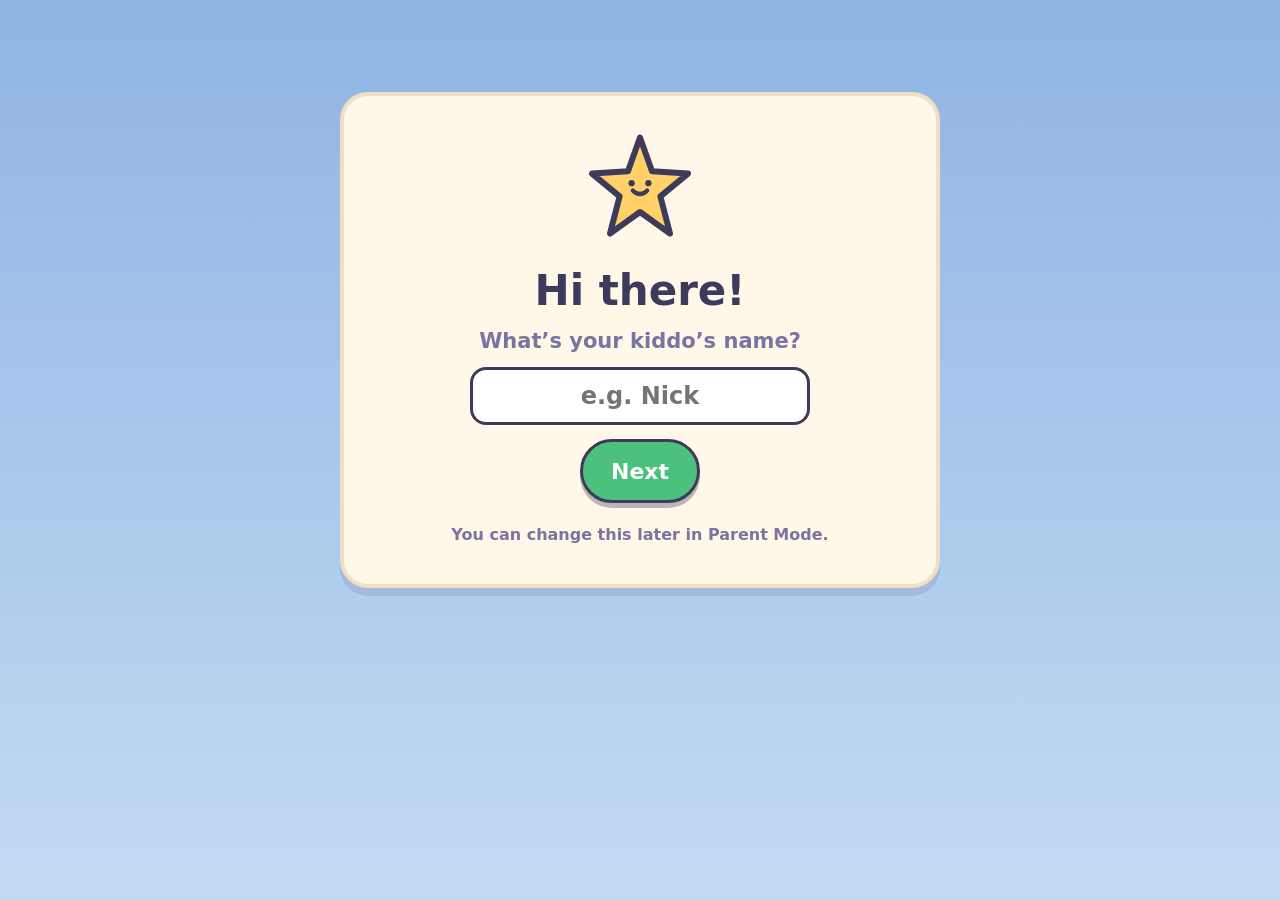
<file: index.html>
<!DOCTYPE html>
<html lang="en">
<head>
  <meta charset="UTF-8">
  <meta name="viewport" content="width=device-width, initial-scale=1, viewport-fit=cover, user-scalable=no">
  <meta name="apple-mobile-web-app-capable" content="yes">
  <meta name="mobile-web-app-capable" content="yes">
  <meta name="apple-mobile-web-app-status-bar-style" content="black-translucent">
  <meta name="apple-mobile-web-app-title" content="Tick Chart">
  <meta name="theme-color" content="#8FB4E3">
  <title>Kids Tick Chart</title>
  <link rel="apple-touch-icon" href="./icons/icon-180.png">
  <link rel="manifest" href="./manifest.webmanifest">
  <link rel="stylesheet" href="./css/app.css">
</head>
<body>
  <div id="app">
    <section id="screen-onboarding" class="screen"></section>
    <section id="screen-kid" class="screen"></section>
    <section id="screen-album" class="screen"></section>
    <section id="screen-parent" class="screen"></section>
    <section id="screen-celebration" class="screen"></section>
  </div>
  <script type="module" src="./js/main.js"></script>
</body>
</html>
</file>
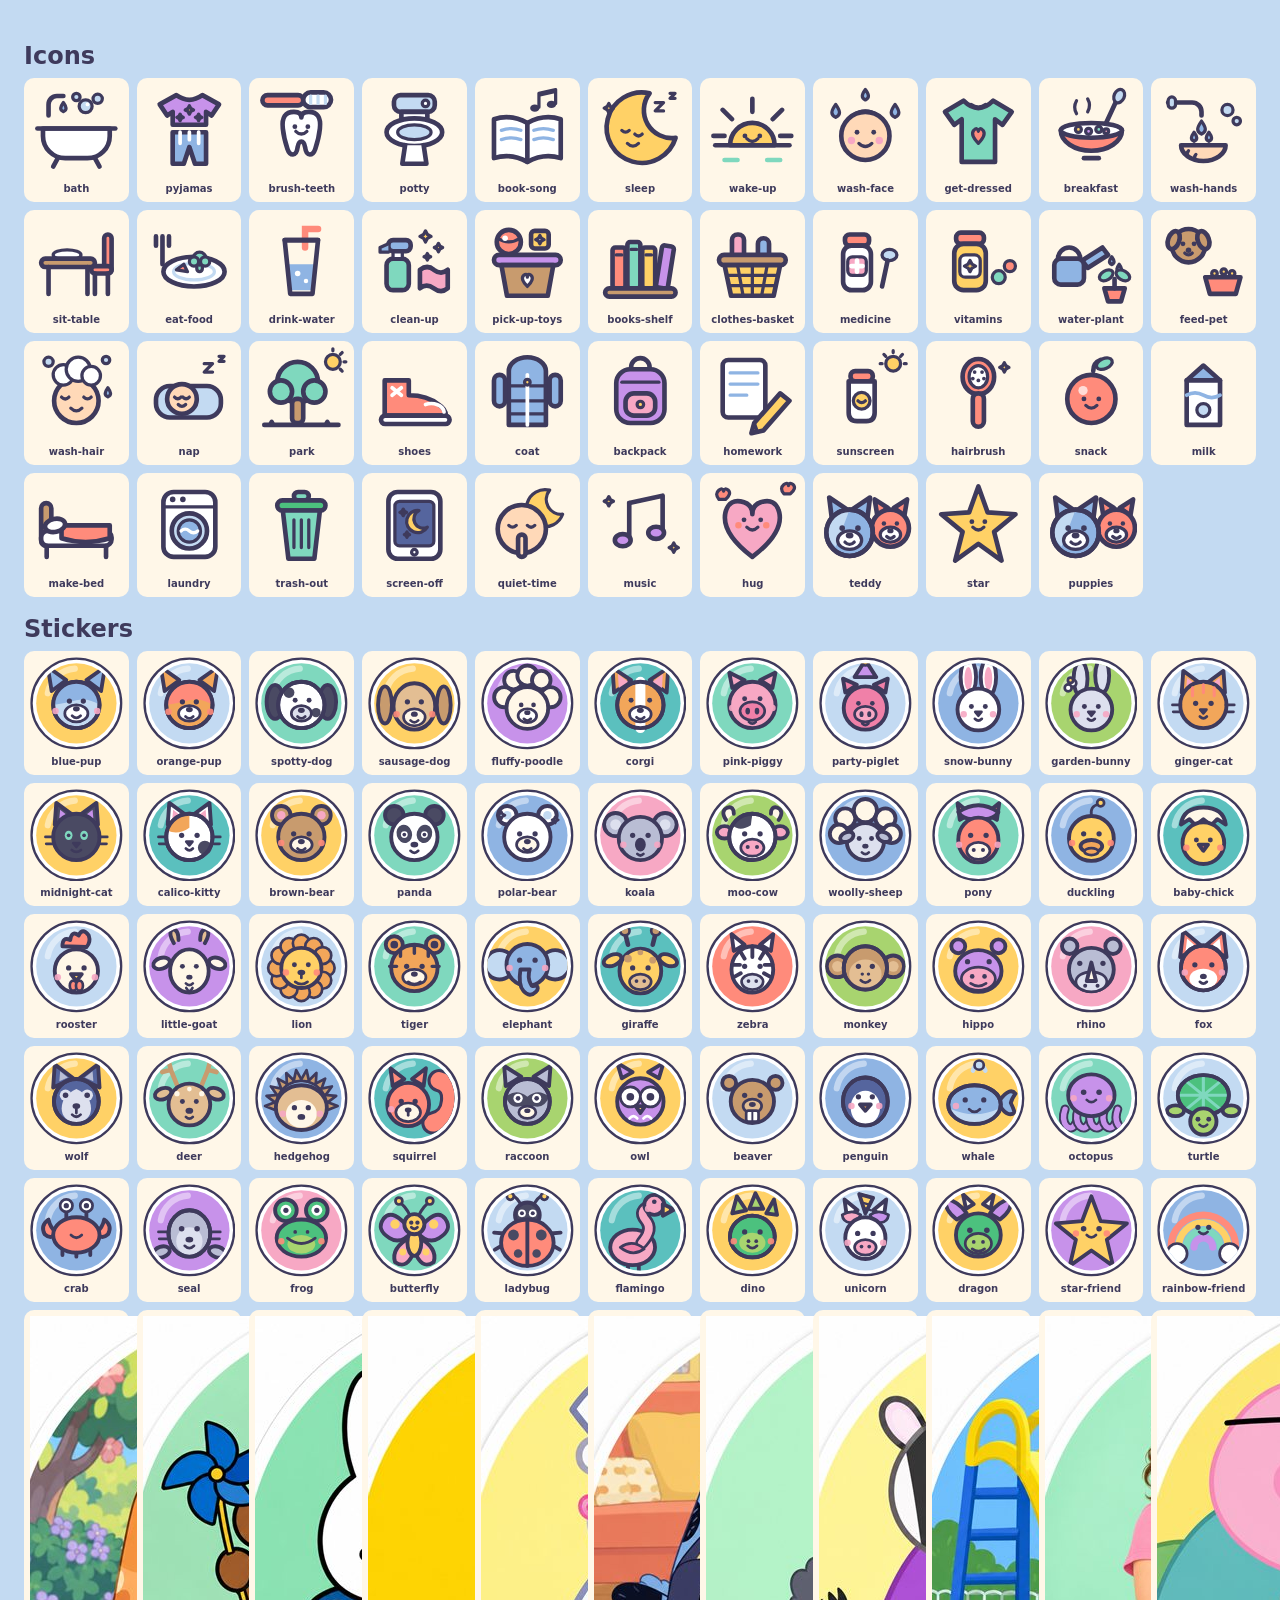
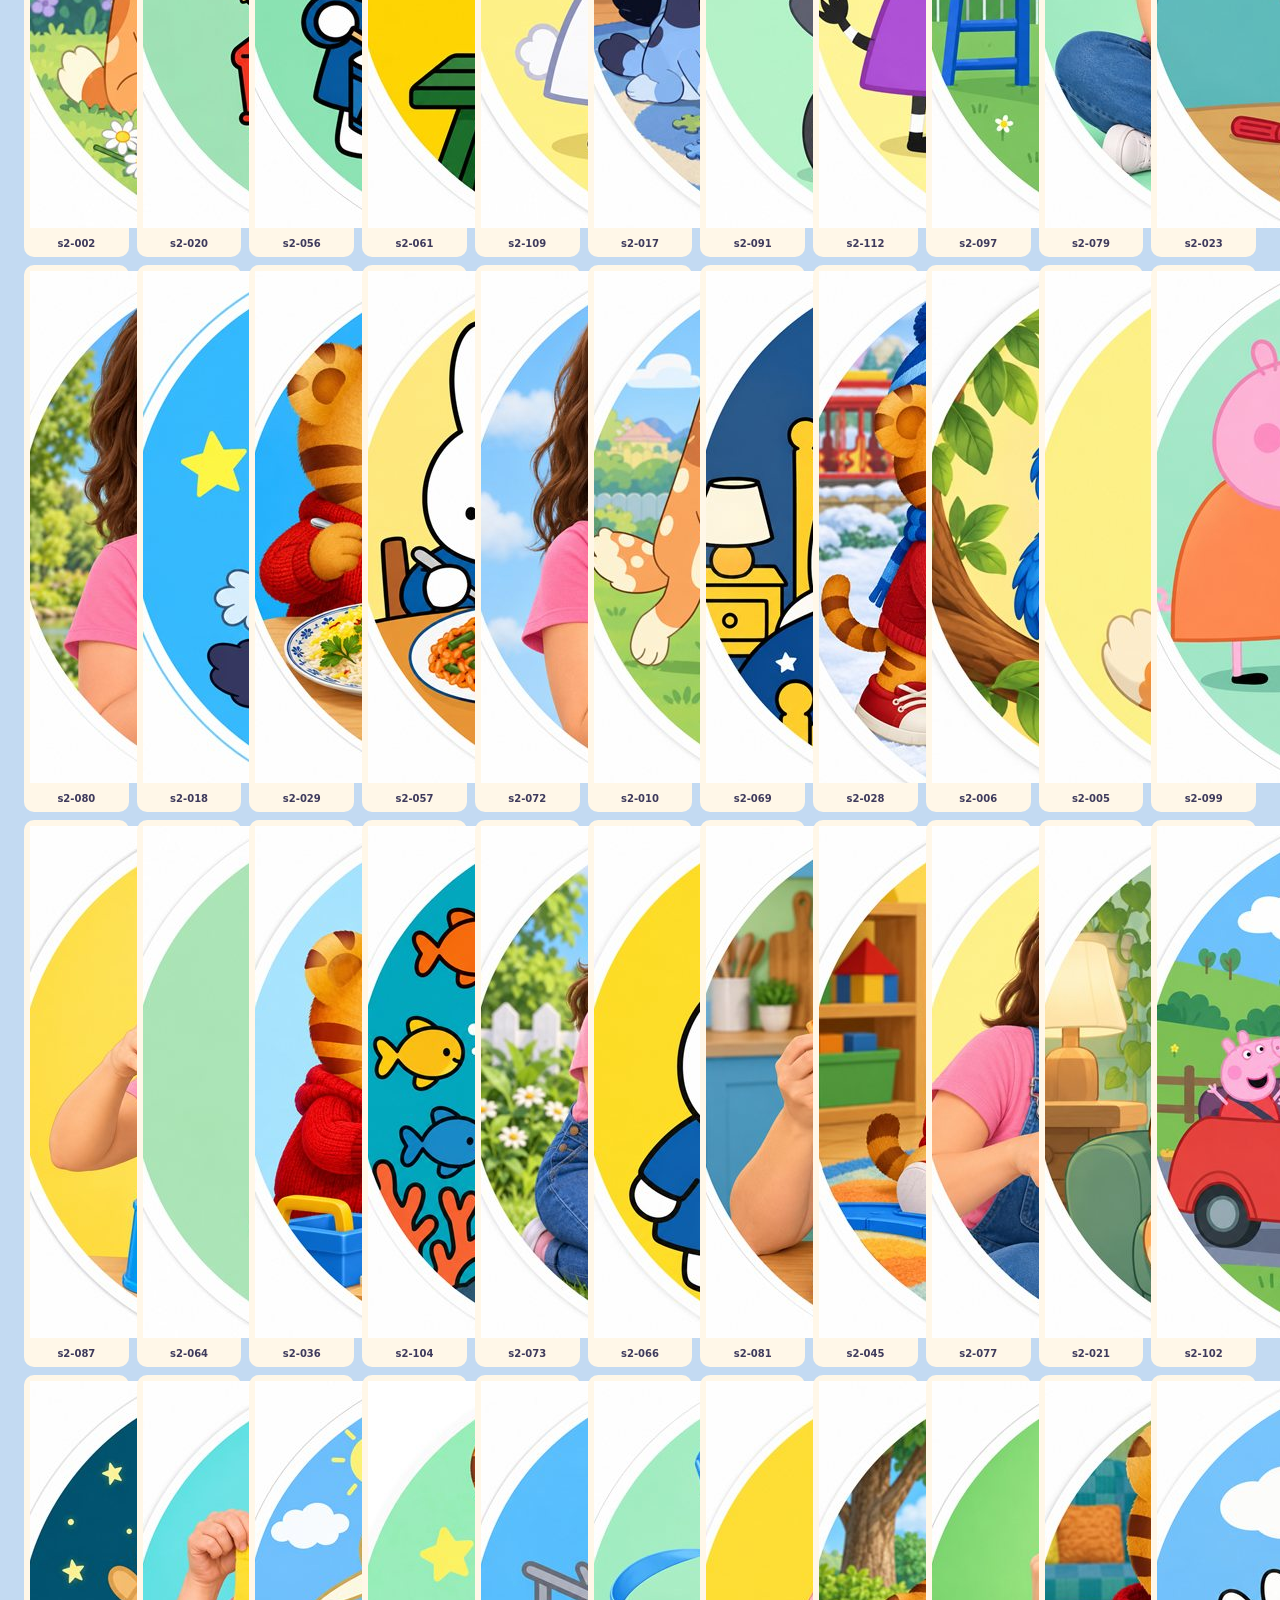
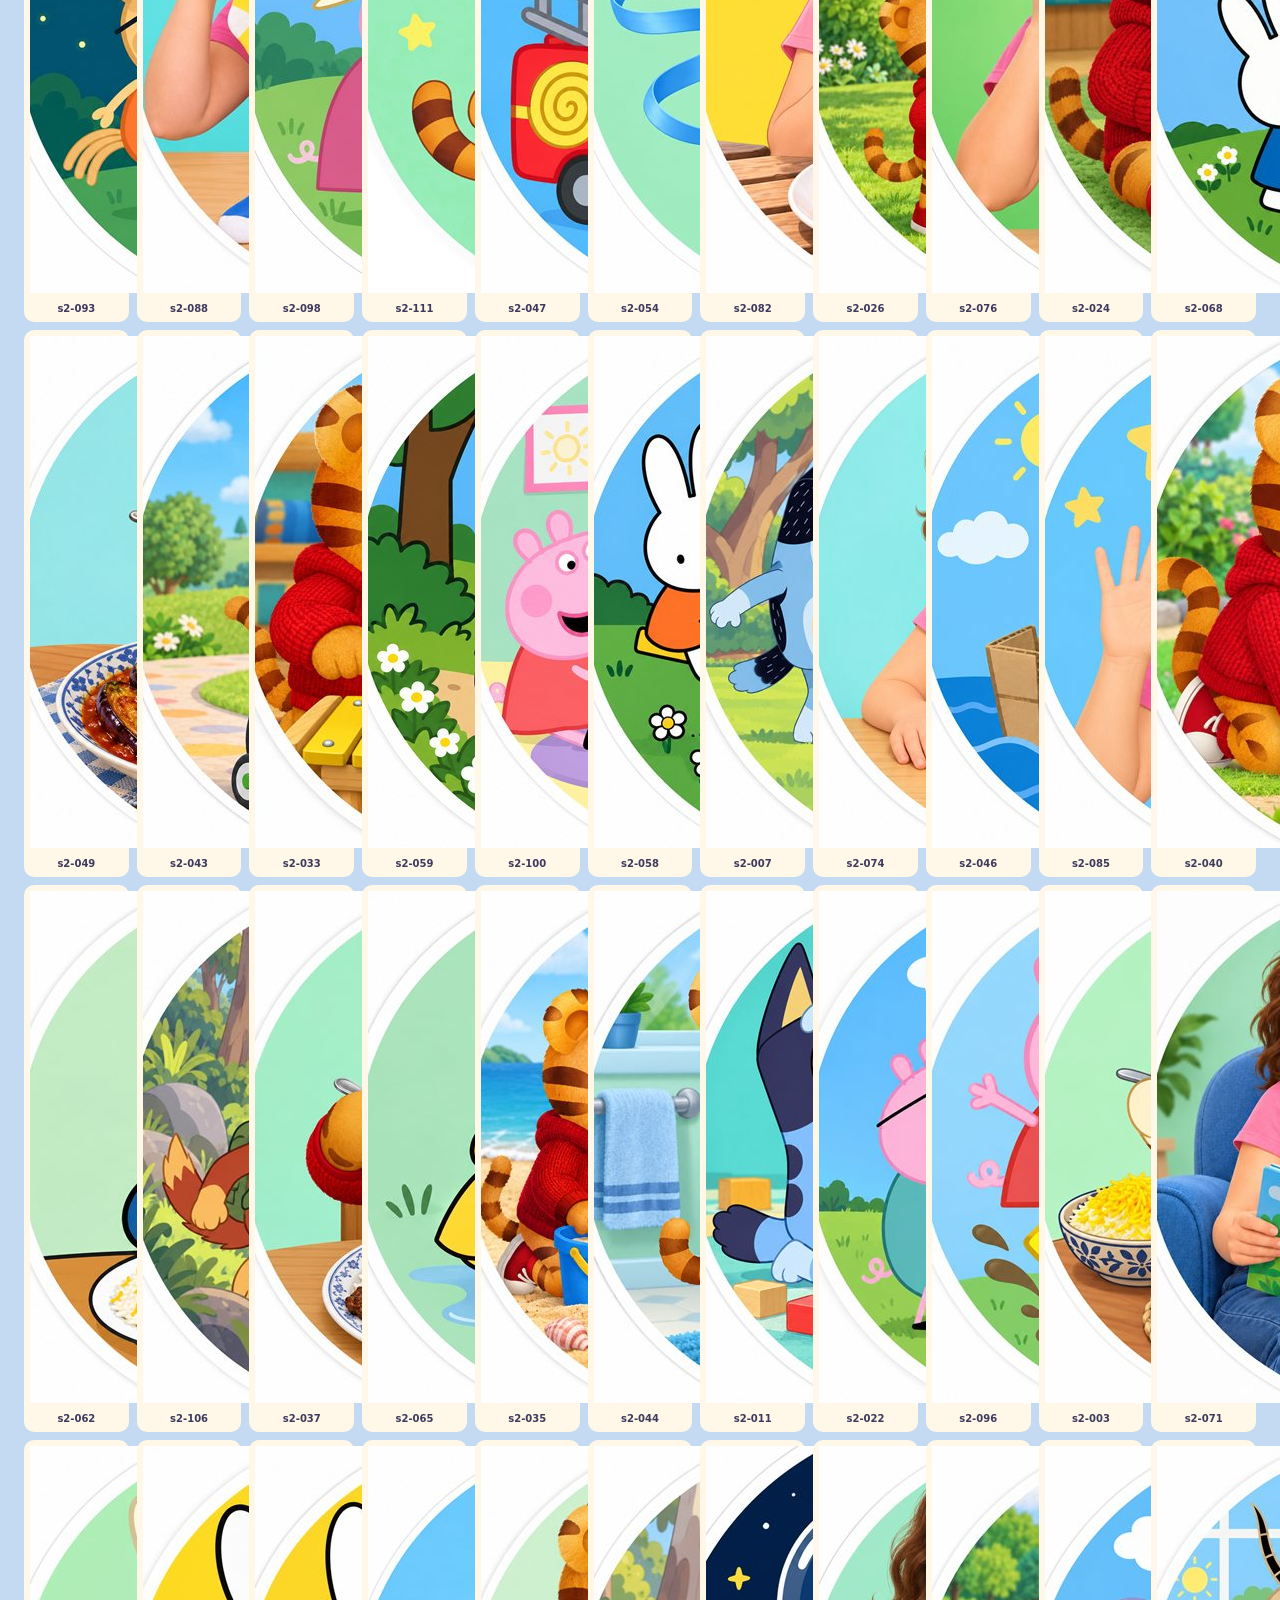
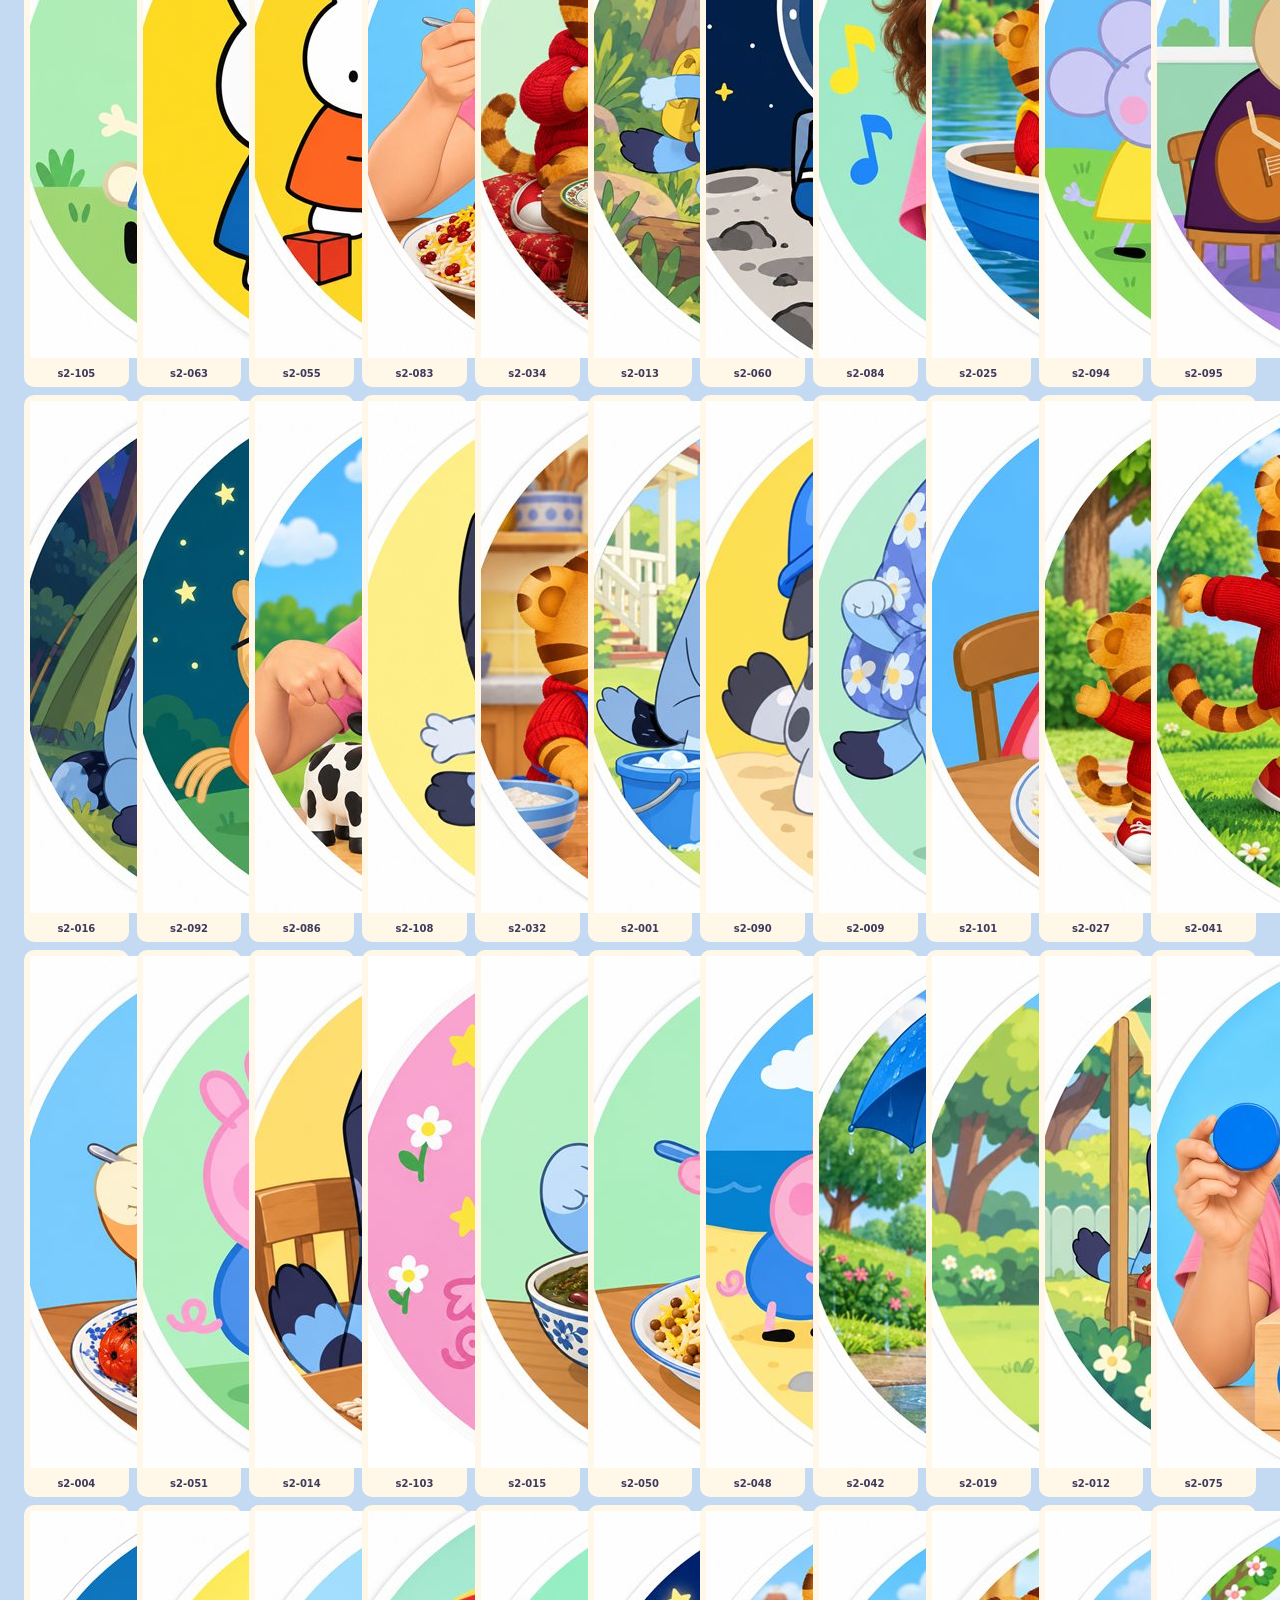
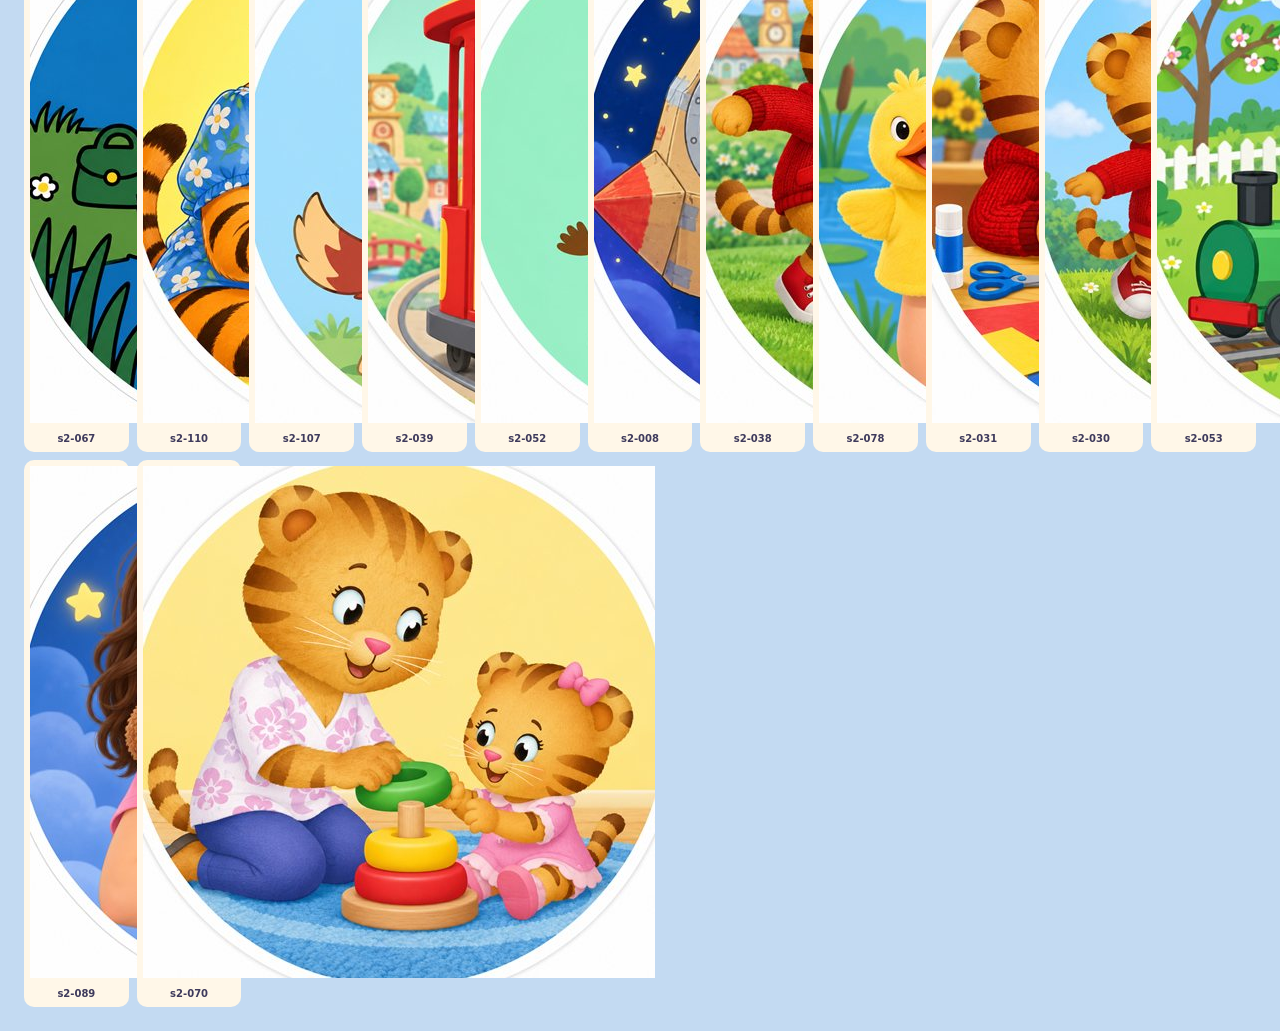
<file: tools/gallery.html>
<!DOCTYPE html>
<html lang="en">
<head>
  <meta charset="UTF-8">
  <title>Art gallery — QA page</title>
  <style>
    body { font-family: system-ui, sans-serif; background: #C3DAF2; padding: 16px; }
    h2 { margin: 18px 0 8px; color: #3E3A5C; }
    .grid { display: grid; grid-template-columns: repeat(auto-fill, minmax(96px, 1fr)); gap: 8px; }
    .cell { background: #FFF7E8; border-radius: 10px; padding: 6px; text-align: center; }
    .cell svg { width: 100%; height: auto; display: block; }
    .cell span { font-size: 10px; color: #3E3A5C; font-weight: 600; word-break: break-all; }
  </style>
</head>
<body>
  <h2>Icons</h2>
  <div class="grid" id="icons"></div>
  <h2>Stickers</h2>
  <div class="grid" id="stickers"></div>
  <script type="module">
    import { ICONS } from '../js/icons.js';
    import { STICKER_IDS, stickerSvg } from '../js/stickers.js';
    document.getElementById('icons').innerHTML = Object.entries(ICONS)
      .map(([id, svg]) => `<div class="cell">${svg}<span>${id}</span></div>`).join('');
    document.getElementById('stickers').innerHTML = STICKER_IDS
      .map((id) => `<div class="cell">${stickerSvg(id)}<span>${id}</span></div>`).join('');
    document.title = 'gallery-ready';
  </script>
</body>
</html>
</file>
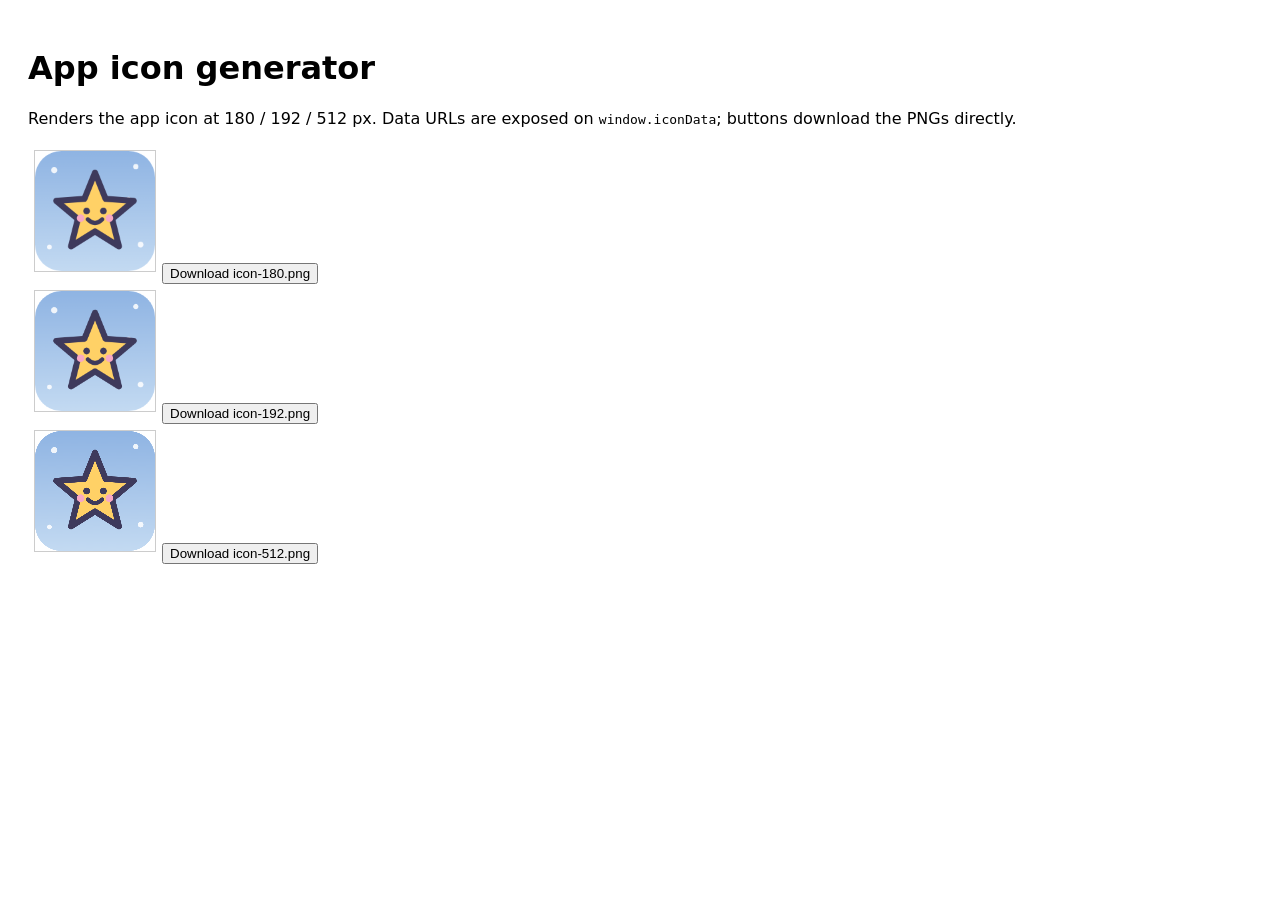
<file: tools/icon-gen.html>
<!DOCTYPE html>
<html lang="en">
<head>
  <meta charset="UTF-8">
  <title>Icon generator — Kids Tick Chart</title>
  <style>
    body { font-family: system-ui, sans-serif; padding: 20px; }
    canvas { border: 1px solid #ccc; margin: 6px; }
  </style>
</head>
<body>
  <h1>App icon generator</h1>
  <p>Renders the app icon at 180 / 192 / 512 px. Data URLs are exposed on
     <code>window.iconData</code>; buttons download the PNGs directly.</p>
  <div id="out"></div>
  <script>
    // Smiling star on a sky-blue rounded square — same art style as the app.
    function drawIcon(g, S) {
      const u = S / 100; // work in 0..100 units
      // background rounded square
      const r = 22 * u;
      g.beginPath();
      g.moveTo(r, 0);
      g.arcTo(S, 0, S, S, r);
      g.arcTo(S, S, 0, S, r);
      g.arcTo(0, S, 0, 0, r);
      g.arcTo(0, 0, S, 0, r);
      g.closePath();
      const grad = g.createLinearGradient(0, 0, 0, S);
      grad.addColorStop(0, '#8FB4E3');
      grad.addColorStop(1, '#C3DAF2');
      g.fillStyle = grad;
      g.fill();
      // tiny background stars
      g.fillStyle = 'rgba(255,255,255,0.85)';
      [[16, 16, 2.6], [84, 13, 2.2], [88, 78, 2.4], [12, 80, 2.0], [78, 40, 1.8]].forEach(([x, y, rr]) => {
        g.beginPath();
        g.arc(x * u, y * u, rr * u, 0, Math.PI * 2);
        g.fill();
      });
      // big smiling star
      const cx = 50 * u, cy = 52 * u, R = 34 * u, rIn = 15 * u;
      g.beginPath();
      for (let i = 0; i < 10; i++) {
        const ang = -Math.PI / 2 + (i * Math.PI) / 5;
        const rad = i % 2 === 0 ? R : rIn;
        const x = cx + Math.cos(ang) * rad;
        const y = cy + Math.sin(ang) * rad;
        i === 0 ? g.moveTo(x, y) : g.lineTo(x, y);
      }
      g.closePath();
      g.fillStyle = '#FFD166';
      g.strokeStyle = '#3E3A5C';
      g.lineWidth = 5 * u;
      g.lineJoin = 'round';
      g.fill();
      g.stroke();
      // face
      g.fillStyle = '#3E3A5C';
      g.beginPath(); g.arc(43 * u, 50 * u, 2.8 * u, 0, Math.PI * 2); g.fill();
      g.beginPath(); g.arc(57 * u, 50 * u, 2.8 * u, 0, Math.PI * 2); g.fill();
      g.strokeStyle = '#3E3A5C';
      g.lineWidth = 3.5 * u;
      g.lineCap = 'round';
      g.beginPath();
      g.moveTo(44 * u, 57 * u);
      g.quadraticCurveTo(50 * u, 63 * u, 56 * u, 57 * u);
      g.stroke();
      // cheeks
      g.fillStyle = '#F7A8C4';
      g.beginPath(); g.arc(38 * u, 56 * u, 3.2 * u, 0, Math.PI * 2); g.fill();
      g.beginPath(); g.arc(62 * u, 56 * u, 3.2 * u, 0, Math.PI * 2); g.fill();
    }

    window.iconData = {};
    const out = document.getElementById('out');
    [180, 192, 512].forEach((S) => {
      const c = document.createElement('canvas');
      c.width = S;
      c.height = S;
      c.style.width = '120px';
      c.style.height = '120px';
      drawIcon(c.getContext('2d'), S);
      window.iconData[S] = c.toDataURL('image/png');
      const btn = document.createElement('button');
      btn.textContent = 'Download icon-' + S + '.png';
      btn.onclick = () => {
        const a = document.createElement('a');
        a.href = window.iconData[S];
        a.download = 'icon-' + S + '.png';
        a.click();
      };
      const wrap = document.createElement('div');
      wrap.append(c, btn);
      out.append(wrap);
    });
  </script>
</body>
</html>
</file>
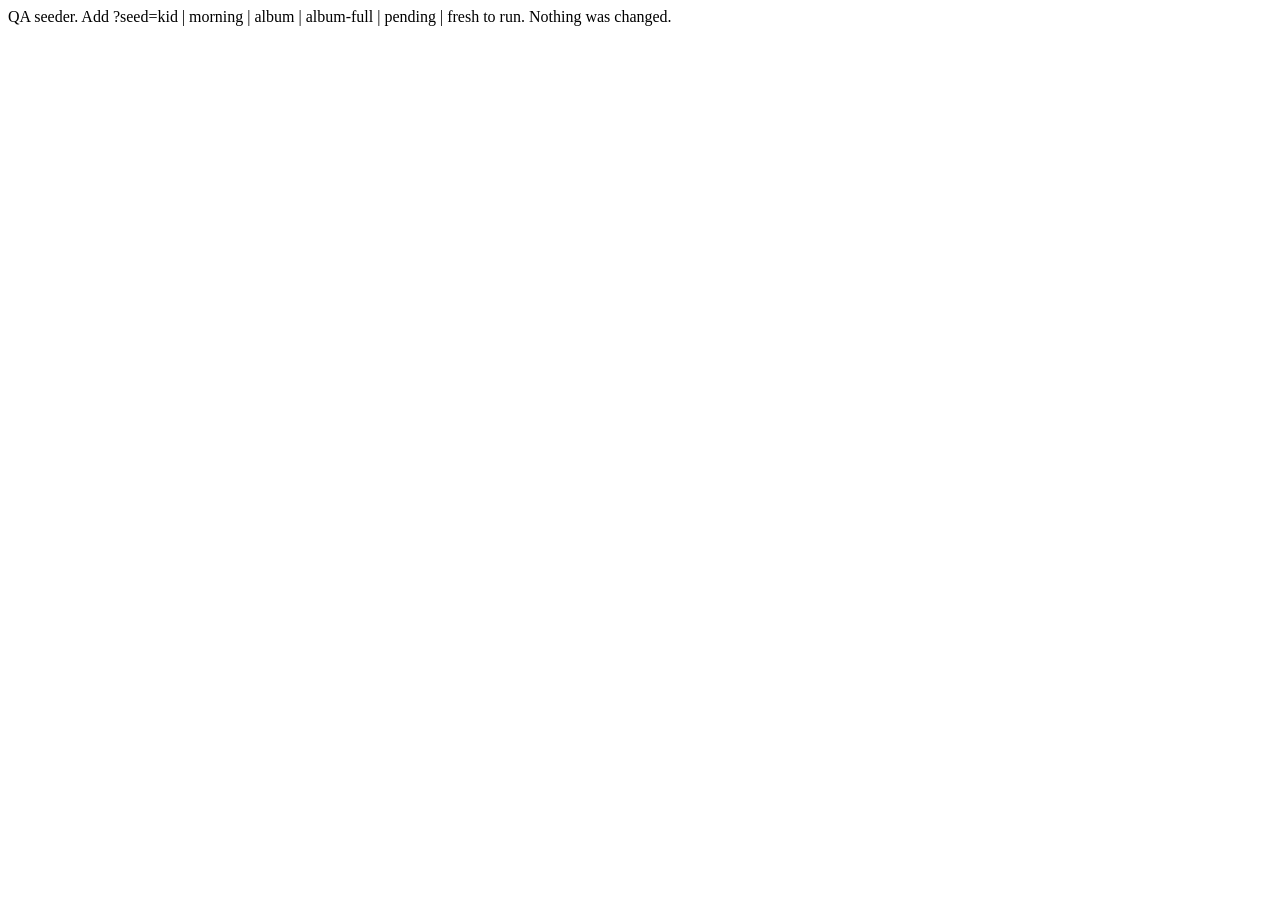
<file: tools/qa.html>
<!DOCTYPE html>
<html lang="en">
<head><meta charset="UTF-8"><title>QA seeder</title></head>
<body>
<script type="module">
import { SERIES } from '../js/stickers.js';
import { MIGRATION_IDS } from '../js/state.js';
// QA seeder — sets up localStorage scenarios, then redirects into the app.
// Usage: qa.html?seed=kid&go=%23parent   (go is a URL-encoded hash deep link)
const params = new URLSearchParams(location.search);
const d = new Date();
const today = d.getFullYear() + '-' + String(d.getMonth() + 1).padStart(2, '0') + '-' + String(d.getDate()).padStart(2, '0');
const set = (k, v) => localStorage.setItem(k, JSON.stringify(Object.assign({ schema: 1 }, v)));

const BEDTIME_ITEMS = [
  { id: 'bath', label: 'Bath', icon: 'bath' },
  { id: 'pyjamas', label: 'Pyjamas', icon: 'pyjamas' },
  { id: 'brush-teeth', label: 'Floss & Brush Teeth', icon: 'brush-teeth' },
  { id: 'potty', label: 'Potty', icon: 'potty' },
  { id: 'book-song', label: 'Book & Song', icon: 'book-song' },
  { id: 'sleep', label: 'Sleep', icon: 'sleep' }
];
const MORNING_ITEMS = [
  { id: 'wake-up', label: 'Wake Up', icon: 'wake-up' },
  { id: 'potty', label: 'Potty', icon: 'potty' },
  { id: 'wash-face', label: 'Wash Face', icon: 'wash-face' },
  { id: 'brush-teeth', label: 'Brush Teeth', icon: 'brush-teeth' },
  { id: 'get-dressed', label: 'Get Dressed', icon: 'get-dressed' },
  { id: 'brush-hair', label: 'Brush Hair', icon: 'hairbrush' },
  { id: 'breakfast', label: 'Breakfast', icon: 'breakfast' }
];

const seeds = {
  fresh() { localStorage.clear(); },
  kid() {
    localStorage.clear();
    set('kta.settings', { childName: 'Nick', soundOn: true, onboarded: true });
    set('kta.active', { routineId: 'bedtime', title: 'Bedtime', accent: 'night', publishedAt: Date.now(), items: BEDTIME_ITEMS });
    set('kta.day', { date: today, checks: { bedtime: ['bath', 'pyjamas'] }, rewarded: [] });
  },
  morning() {
    localStorage.clear();
    set('kta.settings', { childName: 'Nick', soundOn: true, onboarded: true });
    set('kta.active', { routineId: 'morning', title: 'Morning', accent: 'sun', publishedAt: Date.now(), items: MORNING_ITEMS });
    set('kta.day', { date: today, checks: {}, rewarded: [] });
  },
  // every series-1 sticker owned, so the next award must come from series 2
  'album-full'() {
    localStorage.clear();
    set('kta.settings', { childName: 'Nick', soundOn: true, onboarded: true });
    set('kta.active', { routineId: 'bedtime', title: 'Bedtime', accent: 'night', publishedAt: Date.now(), items: BEDTIME_ITEMS });
    const ids = SERIES[0].ids.concat(SERIES[1].ids.slice(0, 3));
    set('kta.stickers', { log: ids.map((id) => ({ id, ts: Date.now() - 86400000 })) });
    set('kta.day', { date: today, checks: { bedtime: ['bath', 'pyjamas', 'brush-teeth', 'potty', 'book-song'] }, rewarded: [] });
  },
  // a scratch card left unscratched: the app must reopen straight onto it
  pending() {
    localStorage.clear();
    set('kta.settings', { childName: 'Nick', soundOn: true, onboarded: true });
    set('kta.active', { routineId: 'bedtime', title: 'Bedtime', accent: 'night', publishedAt: Date.now(), items: BEDTIME_ITEMS });
    set('kta.stickers', { log: [{ id: 'blue-pup', ts: Date.now() - 86400000 }], pending: [{ id: 's2-007', ts: Date.now(), routineId: 'bedtime' }] });
    set('kta.day', { date: today, checks: { bedtime: BEDTIME_ITEMS.map((i) => i.id) }, rewarded: ['bedtime'] });
  },
  album() {
    localStorage.clear();
    set('kta.settings', { childName: 'Nick', soundOn: true, onboarded: true });
    set('kta.active', { routineId: 'bedtime', title: 'Bedtime', accent: 'night', publishedAt: Date.now(), items: BEDTIME_ITEMS });
    const ids = ['blue-pup', 'pink-piggy', 'snow-bunny', 'ginger-cat', 'panda', 'lion', 'penguin', 'unicorn', 'blue-pup'];
    set('kta.stickers', { log: ids.map((id) => ({ id, ts: Date.now() })) });
    const hist = {}; hist[today] = ['bedtime'];
    set('kta.history', { days: hist });
    set('kta.day', { date: today, checks: {}, rewarded: [] });
  }
};

// Refuse to run without an explicit seed — this page wipes localStorage, and a
// stray visit on the family iPad must never destroy a child's stickers.
const seed = params.get('seed');
if (!seeds[seed]) {
  document.body.textContent =
    'QA seeder. Add ?seed=kid | morning | album | album-full | pending | fresh to run. Nothing was changed.';
  throw new Error('no seed specified');
}
seeds[seed]();
// Seeded data is current: one-off fixes for real devices must not rewrite it.
// ('fresh' is a brand-new device, where they run and find nothing to fix.)
if (seed !== 'fresh') set('kta.migrations', { done: MIGRATION_IDS });
if (params.get('stay')) {
  document.title = 'seeded';
  document.body.textContent = 'seeded: ' + (params.get('seed') || 'kid');
} else {
  location.replace('../' + (params.get('go') || ''));
}
</script>
</body>
</html>
</file>
<file: css/app.css>
/* app.css — Kids Tick Chart. Design tokens first, then shell, then screens. */

:root {
  --sky-1: #8FB4E3;
  --sky-2: #C3DAF2;
  --night-1: #33406F;
  --night-2: #55659E;
  --panel: #FFF7E8;
  --panel-edge: #EFDFC4;
  --ink: #3E3A5C;
  --ink-soft: #7A74A0;
  --coral: #FF8B7B;
  --sun: #FFD166;
  --mint: #7FD8BE;
  --berry: #C792EA;
  --rose: #F7A8C4;
  --check: #4CC17E;
  --radius-card: 28px;
  --tap-min: 72px;
  --font: ui-rounded, -apple-system, "Segoe UI", system-ui, sans-serif;
}

/* ---------- reset / shell ---------- */

* { box-sizing: border-box; margin: 0; padding: 0; }

html {
  touch-action: manipulation;
  -webkit-user-select: none;
  user-select: none;
  -webkit-touch-callout: none;
  -webkit-tap-highlight-color: transparent;
  overscroll-behavior: none;
  -webkit-text-size-adjust: 100%;
}

body {
  font-family: var(--font);
  color: var(--ink);
  background: linear-gradient(180deg, var(--sky-1), var(--sky-2));
  min-height: 100vh;
  min-height: 100dvh;
}

button {
  font-family: inherit;
  color: inherit;
  border: none;
  background: none;
  cursor: pointer;
}

/* !important so per-screen ID rules (display:flex, min-height…) can never
   keep an inactive screen in the page flow */
.screen:not(.screen--active) { display: none !important; }
.screen--active { display: block; }

/* ---------- shared bits ---------- */

.panel {
  background: var(--panel);
  border: 4px solid var(--panel-edge);
  border-radius: var(--radius-card);
  box-shadow: 0 8px 0 rgba(62, 58, 92, 0.12);
}

.big-btn {
  display: inline-flex;
  align-items: center;
  justify-content: center;
  gap: 10px;
  min-height: 64px;
  padding: 10px 28px;
  border-radius: 999px;
  background: var(--panel);
  border: 3.5px solid var(--ink);
  font-size: 22px;
  font-weight: 800;
  box-shadow: 0 5px 0 rgba(62, 58, 92, 0.35);
  transition: transform 120ms ease, box-shadow 120ms ease;
}
.big-btn:active { transform: translateY(4px); box-shadow: 0 1px 0 rgba(62, 58, 92, 0.35); }
.big-btn.primary { background: var(--check); color: #fff; }
.big-btn:disabled { opacity: 0.45; pointer-events: none; }
.btn-icon { width: 26px; height: 26px; flex: none; }

.mini-btn {
  min-width: 48px;
  min-height: 48px;
  border-radius: 14px;
  background: var(--sky-2);
  border: 2.5px solid var(--ink);
  font-size: 18px;
  font-weight: 800;
  display: inline-flex;
  align-items: center;
  justify-content: center;
}
.mini-btn:disabled { opacity: 0.3; }
.mini-btn:active { transform: translateY(2px); }

.switch {
  position: relative;
  width: 74px;
  min-height: 42px;
  border-radius: 999px;
  background: #D8D3E8;
  border: 2.5px solid var(--ink);
  flex: none;
  transition: background 200ms ease;
}
.switch .knob {
  position: absolute;
  top: 3px;
  left: 4px;
  width: 31px;
  height: 31px;
  border-radius: 50%;
  background: #fff;
  border: 2.5px solid var(--ink);
  transition: transform 200ms cubic-bezier(0.4, 1.4, 0.5, 1);
}
.switch.on { background: var(--check); }
.switch.on .knob { transform: translateX(30px); }

.text-input {
  -webkit-user-select: text;
  user-select: text;
  font-family: inherit;
  font-size: 20px;
  font-weight: 700;
  color: var(--ink);
  background: #fff;
  border: 3px solid var(--ink);
  border-radius: 16px;
  padding: 12px 16px;
  min-height: 56px;
  width: 100%;
}
.text-input:focus { outline: 3px solid var(--sun); outline-offset: 2px; }

/* ---------- kid screen ---------- */

#screen-kid {
  min-height: 100vh;
  min-height: 100dvh;
  padding: calc(env(safe-area-inset-top) + 8px) 16px calc(env(safe-area-inset-bottom) + 24px);
  background:
    radial-gradient(circle 2.5px at 12% 18%, rgba(255, 255, 255, 0.8) 99%, transparent),
    radial-gradient(circle 2px at 85% 12%, rgba(255, 255, 255, 0.7) 99%, transparent),
    radial-gradient(circle 2px at 70% 30%, rgba(255, 255, 255, 0.5) 99%, transparent),
    radial-gradient(circle 3px at 25% 40%, rgba(255, 255, 255, 0.5) 99%, transparent),
    radial-gradient(circle 2px at 92% 45%, rgba(255, 255, 255, 0.6) 99%, transparent),
    linear-gradient(180deg, var(--sky-1), var(--sky-2));
}
#screen-kid[data-accent='sun'] {
  background:
    radial-gradient(circle 2.5px at 12% 18%, rgba(255, 255, 255, 0.9) 99%, transparent),
    radial-gradient(circle 2px at 85% 12%, rgba(255, 255, 255, 0.8) 99%, transparent),
    radial-gradient(circle 3px at 25% 40%, rgba(255, 255, 255, 0.6) 99%, transparent),
    linear-gradient(180deg, #FFE3A9, #C3DAF2);
}
#screen-kid[data-accent='mint'] {
  background:
    radial-gradient(circle 2.5px at 12% 18%, rgba(255, 255, 255, 0.9) 99%, transparent),
    radial-gradient(circle 2px at 85% 12%, rgba(255, 255, 255, 0.8) 99%, transparent),
    radial-gradient(circle 3px at 25% 40%, rgba(255, 255, 255, 0.6) 99%, transparent),
    linear-gradient(180deg, #C9EFE0, #C3DAF2);
}
#screen-kid[data-accent='berry'] {
  background:
    radial-gradient(circle 2.5px at 12% 18%, rgba(255, 255, 255, 0.9) 99%, transparent),
    radial-gradient(circle 2px at 85% 12%, rgba(255, 255, 255, 0.8) 99%, transparent),
    radial-gradient(circle 3px at 25% 40%, rgba(255, 255, 255, 0.6) 99%, transparent),
    linear-gradient(180deg, #E9D5F8, #C3DAF2);
}
#screen-kid[data-accent='night'] {
  background:
    radial-gradient(circle 2.5px at 12% 18%, rgba(255, 255, 255, 0.9) 99%, transparent),
    radial-gradient(circle 2px at 85% 12%, rgba(255, 255, 255, 0.85) 99%, transparent),
    radial-gradient(circle 2px at 70% 30%, rgba(255, 255, 255, 0.7) 99%, transparent),
    radial-gradient(circle 3px at 25% 42%, rgba(255, 255, 255, 0.75) 99%, transparent),
    radial-gradient(circle 2px at 92% 55%, rgba(255, 255, 255, 0.7) 99%, transparent),
    radial-gradient(circle 2px at 8% 70%, rgba(255, 255, 255, 0.55) 99%, transparent),
    linear-gradient(180deg, var(--night-1), var(--night-2));
}
#screen-kid[data-accent='night'] .kid-title { color: var(--panel); }
#screen-kid[data-accent='night'] .pstar:not(.filled) path { fill: rgba(255, 255, 255, 0.25); }

.kid-wrap {
  max-width: 700px;
  margin: 0 auto;
  position: relative;
}

.kid-header { text-align: center; padding-top: 4px; }
.bunting-svg { width: 100%; height: 44px; display: block; }

.kid-title {
  font-size: clamp(30px, 5.5vw, 44px);
  font-weight: 900;
  letter-spacing: 0.5px;
  margin: 6px 0 10px;
  text-shadow: 0 2px 0 rgba(255, 255, 255, 0.35);
}

.progress-stars {
  display: flex;
  justify-content: center;
  gap: 6px;
  margin-bottom: 14px;
  min-height: 34px;
}
.pstar { width: 34px; height: 34px; }
.pstar path {
  fill: rgba(255, 255, 255, 0.55);
  stroke: var(--ink);
  stroke-width: 1.6;
  stroke-linejoin: round;
  transition: fill 250ms ease;
}
.pstar.filled path { fill: var(--sun); }
.pstar.pop { animation: star-pop 400ms cubic-bezier(0.4, 1.6, 0.4, 1); }
@keyframes star-pop {
  0% { transform: scale(0.3) rotate(-30deg); }
  60% { transform: scale(1.35) rotate(8deg); }
  100% { transform: scale(1) rotate(0); }
}

.kid-panel { padding: 18px; }

.cards { list-style: none; display: flex; flex-direction: column; gap: 14px; }

.card {
  width: 100%;
  min-height: 104px;
  display: flex;
  align-items: center;
  gap: 18px;
  padding: 12px 18px;
  background: #fff;
  border: 3.5px solid var(--panel-edge);
  border-radius: 24px;
  text-align: left;
  transition: background 250ms ease, border-color 250ms ease;
}
.card:active { background: #FFFBF2; }
.card.is-checked { background: #EAF9F0; border-color: var(--check); }
.card.bounce { animation: card-squash 420ms cubic-bezier(0.5, 1.6, 0.4, 1); }
@keyframes card-squash {
  0% { transform: scale(1); }
  35% { transform: scale(0.96, 0.92); }
  70% { transform: scale(1.03, 1.05); }
  100% { transform: scale(1); }
}

.check {
  flex: none;
  width: 68px;
  height: 68px;
  border-radius: 22px;
  background: #fff;
  border: 4px solid var(--ink);
  display: grid;
  place-items: center;
  transition: background 250ms ease, border-color 250ms ease;
}
.card.is-checked .check { background: var(--check); border-color: var(--check); }
.check-svg { width: 46px; height: 46px; }
.check-tick {
  fill: none;
  stroke: #fff;
  stroke-width: 7;
  stroke-linecap: round;
  stroke-linejoin: round;
  stroke-dasharray: 40;
  stroke-dashoffset: 40;
  transition: stroke-dashoffset 350ms cubic-bezier(0.5, 1.6, 0.4, 1) 80ms;
}
.card.is-checked .check-tick { stroke-dashoffset: 0; }

.card-icon { flex: none; width: 80px; height: 80px; }
.card-icon svg { width: 100%; height: 100%; display: block; }

.card-label {
  font-size: clamp(26px, 4.2vw, 34px);
  font-weight: 900;
  color: #B0673C;
  letter-spacing: 0.4px;
  flex: 1;
}
.card.is-checked .card-label { color: var(--check); }

.done-banner {
  display: none;
  align-items: center;
  justify-content: center;
  gap: 14px;
  background: var(--sun);
  border: 3px solid var(--ink);
  border-radius: 20px;
  padding: 10px 16px;
  margin-bottom: 14px;
}
.done-banner.show { display: flex; animation: banner-in 500ms cubic-bezier(0.4, 1.4, 0.5, 1); }
@keyframes banner-in {
  from { transform: translateY(-16px) scale(0.9); opacity: 0; }
  to { transform: none; opacity: 1; }
}
.done-sticker { width: 64px; height: 64px; flex: none; }
.done-sticker svg,
.done-sticker .sticker-img { width: 100%; height: 100%; }
.done-text { font-size: 22px; font-weight: 900; }
/* an unscratched card waits here until the child gets to it */
.scratch-chip {
  display: inline-flex;
  align-items: center;
  gap: 12px;
  min-height: 64px;
  padding: 6px 22px 6px 8px;
  border-radius: 999px;
  background: #fff;
  border: 3px solid var(--ink);
  font-size: 22px;
  font-weight: 900;
  box-shadow: 0 4px 0 rgba(62, 58, 92, 0.3);
  animation: chip-nudge 2.4s ease-in-out infinite;
}
.scratch-chip:active { transform: translateY(3px); box-shadow: 0 1px 0 rgba(62, 58, 92, 0.3); }
.scratch-chip-icon { width: 48px; height: 48px; flex: none; }
@keyframes chip-nudge {
  0%, 100% { transform: scale(1); }
  50% { transform: scale(1.05); }
}

.kid-footer { display: flex; justify-content: center; padding: 20px 0 4px; }
.album-btn { font-size: 24px; }

.kid-empty { max-width: 560px; margin: 18vh auto 0; padding: 36px; text-align: center; }
.kid-empty-icon { width: 110px; margin: 0 auto 12px; }
.kid-empty h1 { font-size: 34px; margin-bottom: 10px; }
.kid-empty p { font-size: 20px; font-weight: 600; color: var(--ink-soft); }

/* parent gate button */

.gate-btn {
  position: fixed;
  top: calc(env(safe-area-inset-top) + 14px);
  right: 16px;
  width: 92px;
  height: 92px;
  opacity: 0.42;
  color: var(--ink);
  z-index: 40;
  transition: opacity 200ms ease, transform 200ms cubic-bezier(0.4, 1.4, 0.5, 1);
}
.gate-btn .gate-lock {
  width: 30px;
  height: 30px;
  position: absolute;
  inset: 0;
  margin: auto;
}
.gate-ring { position: absolute; inset: 0; width: 100%; height: 100%; transform: rotate(-90deg); }
.gate-ring-bg { fill: rgba(255, 255, 255, 0.8); stroke: var(--ink); stroke-width: 2.5; }
/* Sits on the outer edge so an adult fingertip (~50px) never covers it. */
.gate-ring-track {
  fill: none;
  stroke: rgba(62, 58, 92, 0.22);
  stroke-width: 6;
}
.gate-ring-fg {
  fill: none;
  stroke: var(--check);
  stroke-width: 6;
  stroke-linecap: round;
  stroke-dasharray: 100;
  stroke-dashoffset: 100;
  transition: stroke-dashoffset 180ms ease;
}
.gate-btn.holding {
  opacity: 1;
  transform: scale(1.08);
}
.gate-btn.holding .gate-ring-bg {
  filter: drop-shadow(0 0 10px rgba(76, 193, 126, 0.9));
}
.gate-btn.holding .gate-ring-fg {
  stroke-dashoffset: 0;
  transition: stroke-dashoffset 3000ms linear;
}

/* ---------- confetti ---------- */

.confetti-burst { position: fixed; z-index: 90; pointer-events: none; }
.confetti-p {
  position: absolute;
  left: -5px;
  top: -5px;
  width: 10px;
  height: 10px;
  animation: confetti-fly var(--dur) ease-out forwards;
}
@keyframes confetti-fly {
  0% { transform: translate(0, 0) rotate(0); opacity: 1; }
  70% { opacity: 1; }
  100% { transform: translate(var(--dx), calc(var(--dy) + 46px)) rotate(var(--rot)); opacity: 0; }
}

/* ---------- celebration ---------- */

#screen-celebration {
  position: fixed;
  inset: 0;
  z-index: 60;
  overflow: hidden;
  background:
    radial-gradient(circle 2.5px at 12% 18%, rgba(255, 255, 255, 0.9) 99%, transparent),
    radial-gradient(circle 2px at 85% 12%, rgba(255, 255, 255, 0.85) 99%, transparent),
    radial-gradient(circle 3px at 25% 42%, rgba(255, 255, 255, 0.75) 99%, transparent),
    radial-gradient(circle 2px at 92% 55%, rgba(255, 255, 255, 0.7) 99%, transparent),
    linear-gradient(180deg, var(--night-1), var(--night-2));
}
#screen-celebration.screen--active { display: block; }

.celebrate-canvas { position: absolute; inset: 0; width: 100%; height: 100%; pointer-events: none; }

.celebrate-inner {
  position: relative;
  height: 100%;
  display: flex;
  flex-direction: column;
  align-items: center;
  justify-content: center;
  gap: 10px;
  padding: calc(env(safe-area-inset-top) + 16px) 20px calc(env(safe-area-inset-bottom) + 20px);
  text-align: center;
}

.hooray {
  font-size: clamp(44px, 9vw, 76px);
  font-weight: 900;
  color: var(--sun);
  text-shadow: 0 4px 0 rgba(0, 0, 0, 0.25);
  animation: hooray-in 700ms cubic-bezier(0.4, 1.6, 0.4, 1);
}
@keyframes hooray-in {
  0% { transform: scale(0.2) rotate(-8deg); opacity: 0; }
  60% { transform: scale(1.15) rotate(3deg); }
  100% { transform: scale(1) rotate(0); opacity: 1; }
}
.hooray-sub { font-size: clamp(20px, 4vw, 28px); font-weight: 800; color: #fff; opacity: 0.9; }

/* scratch card: the sticker sits under a silver coating the child rubs off */

.scratch-stage {
  display: flex;
  flex-direction: column;
  align-items: center;
  gap: 6px;
  margin: 8px 0;
}
.scratch-card {
  position: relative;
  width: min(320px, 60vw);
  aspect-ratio: 1;
  border-radius: 50%;
  opacity: 0;
  transform: translateY(-60vh) scale(0.5);
  touch-action: none;
  -webkit-user-select: none;
  user-select: none;
  pointer-events: none; /* no scratching until it has landed (.ready) */
}
.scratch-card.ready { pointer-events: auto; }
/* belt and braces: the sticker is never drawn without the coat over it */
.scratch-card:not(.coated) .scratch-sticker { visibility: hidden; }
.stage-reveal .scratch-card .scratch-sticker { visibility: visible; }
.stage-card .scratch-card {
  opacity: 1;
  transform: none;
  transition: transform 650ms cubic-bezier(0.35, 1.3, 0.5, 1), opacity 250ms ease;
}
/* an untouched card wiggles now and then: "go on, touch me" */
.stage-card .scratch-card.idle { animation: card-wiggle 2.2s ease-in-out 400ms infinite; }
@keyframes card-wiggle {
  0%, 100% { rotate: 0deg; }
  8% { rotate: -5deg; }
  16% { rotate: 5deg; }
  24% { rotate: -2deg; }
  32% { rotate: 0deg; }
}
.scratch-card.popped { animation: card-pop 650ms cubic-bezier(0.35, 1.5, 0.45, 1); }
@keyframes card-pop {
  0% { transform: scale(1); }
  45% { transform: scale(1.14) rotate(4deg); }
  100% { transform: scale(1) rotate(0); }
}
.scratch-sticker {
  position: relative;
  width: 100%;
  height: 100%;
  border-radius: 50%;
  overflow: hidden;
}
.scratch-sticker svg,
.scratch-sticker .sticker-img { width: 100%; height: 100%; display: block; }
.scratch-coat {
  position: absolute;
  inset: -3.5%;
  width: 107%;
  height: 107%;
  border-radius: 50%;
  touch-action: none;
  filter: drop-shadow(0 7px 0 rgba(0, 0, 0, 0.28));
  transition: opacity 420ms ease;
}
.scratch-coat.gone { opacity: 0; pointer-events: none; }
.scratch-hint {
  position: absolute;
  inset: 0;
  display: flex;
  flex-direction: column;
  align-items: center;
  justify-content: flex-end;
  padding-bottom: 12%;
  gap: 2px;
  pointer-events: none;
  color: var(--ink);
  font-size: clamp(20px, 4vw, 28px);
  font-weight: 900;
  text-shadow: 0 2px 0 rgba(255, 255, 255, 0.7);
  opacity: 0;
  transition: opacity 300ms ease;
}
.stage-card .scratch-hint { opacity: 1; transition-delay: 700ms; }
.scratch-card.touched .scratch-hint,
.stage-reveal .scratch-hint { opacity: 0; transition-delay: 0ms; }
.finger {
  width: 30%;
  animation: finger-scratch 1.1s ease-in-out infinite;
  filter: drop-shadow(0 3px 0 rgba(0, 0, 0, 0.2));
}
@keyframes finger-scratch {
  0%, 100% { transform: translate(-30%, -6%) rotate(-14deg); }
  50% { transform: translate(30%, 6%) rotate(12deg); }
}
.stage-reveal .scratch-sticker::after {
  content: '';
  position: absolute;
  top: -20%;
  bottom: -20%;
  width: 34%;
  left: -60%;
  background: linear-gradient(100deg, transparent, rgba(255, 255, 255, 0.85), transparent);
  transform: skewX(-18deg);
  animation: shine-sweep 1100ms ease-out 600ms forwards;
}
@keyframes shine-sweep {
  to { left: 130%; }
}
.sticker-name { font-size: clamp(24px, 5vw, 34px); font-weight: 900; color: var(--sun); }
.sticker-earned { font-size: 19px; font-weight: 700; color: #fff; opacity: 0.9; }
.sticker-name,
.sticker-earned { opacity: 0; transform: translateY(10px); transition: opacity 350ms ease, transform 350ms ease; }
.stage-reveal .sticker-name { opacity: 1; transform: none; transition-delay: 350ms; }
.stage-reveal .sticker-earned { opacity: 0.9; transform: none; transition-delay: 500ms; }

.celebrate-actions {
  display: flex;
  gap: 16px;
  flex-wrap: wrap;
  justify-content: center;
  opacity: 0;
  pointer-events: none;
  transition: opacity 400ms ease 700ms;
}
.stage-reveal .celebrate-actions { opacity: 1; pointer-events: auto; }
/* a small, quiet way out for a child who is not in the mood right now */
.celebrate-later {
  min-height: 44px;
  padding: 6px 16px;
  font-size: 16px;
  font-weight: 700;
  color: rgba(255, 255, 255, 0.7);
  text-decoration: underline;
  opacity: 0;
  pointer-events: none;
  transition: opacity 300ms ease 1500ms;
}
.stage-card .celebrate-later { opacity: 1; pointer-events: auto; }
.stage-reveal .celebrate-later { display: none; }

/* ---------- album ---------- */

#screen-album {
  min-height: 100vh;
  min-height: 100dvh;
  padding: calc(env(safe-area-inset-top) + 14px) 16px calc(env(safe-area-inset-bottom) + 28px);
}
.album-wrap { max-width: 900px; margin: 0 auto; }
.album-header {
  display: grid;
  grid-template-columns: auto 1fr auto;
  align-items: center;
  gap: 10px;
  margin-bottom: 18px;
}
.album-header::after { content: ''; width: 120px; }
.back-btn { font-size: 20px; min-height: 58px; }
.album-title {
  grid-column: 2;
  text-align: center;
  font-size: clamp(28px, 5vw, 40px);
  font-weight: 900;
  text-shadow: 0 2px 0 rgba(255, 255, 255, 0.35);
}
.album-count {
  grid-column: 1 / -1;
  text-align: center;
  font-size: 21px;
  font-weight: 800;
  color: var(--ink);
  background: var(--panel);
  border: 3px solid var(--panel-edge);
  border-radius: 999px;
  padding: 8px 18px;
  justify-self: center;
}

.album-grid {
  display: grid;
  grid-template-columns: repeat(auto-fill, minmax(140px, 1fr));
  gap: 14px;
}
.album-slot {
  position: relative;
  background: var(--panel);
  border: 3px solid var(--panel-edge);
  border-radius: 22px;
  padding: 12px 8px 8px;
  display: flex;
  flex-direction: column;
  align-items: center;
  gap: 6px;
}
.album-slot svg { width: 100%; max-width: 116px; }
/* Unearned: drop the badge and show only the character's shape, so the kid
   can see there is *something* to win without seeing which one. */
.album-slot.locked .badge-rim,
.album-slot.locked .badge-bg { display: none; }
.album-slot.locked svg { filter: brightness(0); opacity: 0.2; }
/* Picture stickers (series 2): framed like the drawn badges. Unowned ones
   are dark — "off" — and light up when earned. */
.sticker-img {
  display: block;
  width: 100%;
  aspect-ratio: 1;
  border-radius: 50%;
  background: #fff;
  border: 3px solid var(--ink);
  padding: 4px;
  overflow: hidden;
}
.sticker-img img {
  display: block;
  width: 100%;
  height: 100%;
  border-radius: 50%;
  object-fit: cover;
}
.album-slot .sticker-img { max-width: 116px; }
.album-slot.locked .sticker-img { border-color: transparent; background: transparent; }
/* Unearned picture: a soft neutral-grey halo — you can sense a shape but not
   make it out — matching the grey silhouettes of the drawn series. */
.album-slot.locked .sticker-img img {
  filter: grayscale(1) contrast(0.6) brightness(0.85) blur(4px);
  opacity: 0.35;
}
.done-sticker .sticker-img { padding: 2px; border-width: 2px; }

/* collected stickers can be tapped to see them big */
.album-slot.owned { cursor: pointer; transition: transform 120ms ease; }
.album-slot.owned:active { transform: scale(0.95); }

.sticker-viewer {
  position: fixed;
  inset: 0;
  z-index: 65;
  display: flex;
  align-items: center;
  justify-content: center;
  padding: calc(env(safe-area-inset-top) + 20px) 20px calc(env(safe-area-inset-bottom) + 20px);
  background: rgba(30, 34, 62, 0.78);
  opacity: 0;
  transition: opacity 200ms ease;
}
.sticker-viewer.open { opacity: 1; }
.viewer-card {
  display: flex;
  flex-direction: column;
  align-items: center;
  gap: 16px;
  transform: scale(0.3);
  transition: transform 200ms ease;
}
.sticker-viewer.open .viewer-card {
  transform: none;
  transition: transform 420ms cubic-bezier(0.35, 1.45, 0.5, 1);
}
.viewer-sticker { width: min(82vw, 64vh, 640px); aspect-ratio: 1; }
.viewer-sticker svg,
.viewer-sticker .sticker-img { width: 100%; height: 100%; display: block; }
.viewer-sticker .sticker-img { border-width: 6px; padding: 10px; }
.viewer-name {
  max-width: min(82vw, 640px);
  font-size: clamp(26px, 4.6vw, 40px);
  font-weight: 900;
  line-height: 1.2;
  color: var(--sun);
  text-align: center;
  text-shadow: 0 3px 0 rgba(0, 0, 0, 0.25);
}
.viewer-close {
  position: absolute;
  top: calc(env(safe-area-inset-top) + 16px);
  right: 16px;
  width: 64px;
  height: 64px;
  border-radius: 50%;
  background: #fff;
  border: 3px solid var(--ink);
  font-size: 36px;
  font-weight: 800;
  line-height: 1;
}

.series-tabs {
  display: flex;
  justify-content: center;
  gap: 10px;
  margin-bottom: 16px;
}
.series-tab {
  display: flex;
  flex-direction: column;
  align-items: center;
  gap: 2px;
  min-width: 150px;
  min-height: 64px;
  padding: 8px 18px;
  border-radius: 18px;
  background: rgba(255, 255, 255, 0.55);
  border: 3px solid transparent;
  color: var(--ink-soft);
}
.series-tab.sel { background: var(--panel); border-color: var(--ink); color: var(--ink); }
.series-tab-name { font-size: 20px; font-weight: 900; }
.series-tab-count { font-size: 14px; font-weight: 800; }
.series-tab.complete .series-tab-name::after { content: ' \2605'; color: var(--sun); }

.slot-name {
  font-size: 14px;
  line-height: 1.2;
  font-weight: 800;
  color: var(--ink-soft);
  text-align: center;
  display: -webkit-box;
  -webkit-line-clamp: 2;
  -webkit-box-orient: vertical;
  overflow: hidden;
}
.slot-count {
  position: absolute;
  top: 8px;
  right: 8px;
  background: var(--sun);
  border: 2.5px solid var(--ink);
  border-radius: 999px;
  font-size: 14px;
  font-weight: 900;
  padding: 3px 9px;
}
.slot-new {
  position: absolute;
  top: 8px;
  left: 8px;
  background: var(--coral);
  color: #fff;
  border: 2.5px solid var(--ink);
  border-radius: 999px;
  font-size: 13px;
  font-weight: 900;
  padding: 3px 9px;
  animation: new-pulse 1.4s ease-in-out infinite;
}
@keyframes new-pulse {
  0%, 100% { transform: scale(1); }
  50% { transform: scale(1.12); }
}

/* ---------- parent mode ---------- */

#screen-parent {
  min-height: 100vh;
  min-height: 100dvh;
  padding: calc(env(safe-area-inset-top) + 14px) 16px calc(env(safe-area-inset-bottom) + 28px);
  background: linear-gradient(180deg, #EDF3FB, #DCE8F7);
}
.parent-wrap { max-width: 760px; margin: 0 auto; }
.parent-header { display: flex; align-items: center; justify-content: space-between; margin-bottom: 12px; }
.parent-title { font-size: 30px; font-weight: 900; }
.close-btn {
  width: 58px;
  height: 58px;
  border-radius: 50%;
  background: #fff;
  border: 3px solid var(--ink);
  font-size: 30px;
  font-weight: 800;
  line-height: 1;
}

.tabs { display: flex; gap: 8px; margin-bottom: 16px; }
.tab {
  flex: 1;
  min-height: 56px;
  border-radius: 16px 16px 0 0;
  background: rgba(255, 255, 255, 0.55);
  border: 3px solid transparent;
  border-bottom: none;
  font-size: 20px;
  font-weight: 800;
  color: var(--ink-soft);
}
.tab.sel { background: #fff; color: var(--ink); border-color: var(--ink); }

.tab-body {
  background: #fff;
  border: 3px solid var(--ink);
  border-radius: 0 0 20px 20px;
  padding: 18px;
}

.tab-hint { font-size: 16px; font-weight: 600; color: var(--ink-soft); margin: 8px 0; }

.routine-picker {
  display: grid;
  grid-template-columns: repeat(auto-fit, minmax(140px, 1fr));
  gap: 10px;
}
.routine-chip {
  display: flex;
  flex-direction: column;
  align-items: center;
  gap: 4px;
  padding: 10px;
  border-radius: 18px;
  border: 3px solid var(--panel-edge);
  background: var(--panel);
  font-size: 18px;
  font-weight: 800;
}
.routine-chip.sel { border-color: var(--check); background: #EAF9F0; }
.chip-icon { width: 52px; height: 52px; }
.chip-icon svg { width: 100%; height: 100%; }
.chip-live {
  font-size: 12px;
  font-weight: 800;
  color: #fff;
  background: var(--check);
  border-radius: 999px;
  padding: 2px 10px;
}

.edit-list { list-style: none; display: flex; flex-direction: column; gap: 10px; margin: 12px 0; }
.edit-row {
  display: flex;
  align-items: center;
  gap: 12px;
  background: var(--panel);
  border: 3px solid var(--panel-edge);
  border-radius: 18px;
  padding: 10px 12px;
}
.edit-row.is-off { opacity: 0.55; }
.edit-row.is-off .edit-icon,
.edit-row.is-off .edit-label { filter: grayscale(0.8); }
.edit-icon { width: 52px; height: 52px; flex: none; }
.edit-icon svg { width: 100%; height: 100%; }
.edit-label { flex: 1; font-size: 20px; font-weight: 800; }
.edit-actions { display: flex; align-items: center; gap: 8px; }

.add-item-btn { width: 100%; margin: 6px 0 14px; }
.add-form {
  border: 3px dashed var(--ink-soft);
  border-radius: 18px;
  padding: 14px;
  margin: 6px 0 14px;
}
.icon-grid {
  display: grid;
  grid-template-columns: repeat(auto-fill, minmax(66px, 1fr));
  gap: 8px;
  max-height: 300px;
  overflow-y: auto;
  padding: 4px;
}
.icon-choice {
  aspect-ratio: 1;
  border-radius: 14px;
  border: 3px solid var(--panel-edge);
  background: #fff;
  padding: 6px;
}
.icon-choice.sel { border-color: var(--check); background: #EAF9F0; }
.icon-choice svg { width: 100%; height: 100%; }
.add-actions { display: flex; gap: 10px; justify-content: flex-end; margin-top: 12px; }

.publish-bar { text-align: center; margin-top: 8px; }
.publish-btn { width: 100%; font-size: 24px; min-height: 72px; }
.publish-note { min-height: 22px; font-size: 16px; font-weight: 700; color: var(--coral); margin-top: 6px; }

/* settings */

.settings { display: flex; flex-direction: column; gap: 14px; }
.field-label { font-size: 20px; font-weight: 800; }
.field-row { display: flex; gap: 10px; align-items: center; }
.setting-toggle { justify-content: space-between; margin-top: 8px; }
.backup { margin-top: 10px; display: flex; flex-direction: column; gap: 8px; }
.backup-box { font-size: 13px; font-weight: 500; word-break: break-all; }
.update-box {
  margin-top: 10px;
  display: flex;
  flex-direction: column;
  gap: 8px;
  align-items: flex-start;
  background: var(--panel);
  border: 3px solid var(--panel-edge);
  border-radius: 16px;
  padding: 14px;
}

/* sticker album: one reset per series, each behind its own confirmation */
.album-box {
  margin-top: 10px;
  display: flex;
  flex-direction: column;
  gap: 8px;
  background: var(--panel);
  border: 3px solid var(--panel-edge);
  border-radius: 16px;
  padding: 14px;
}
.series-row {
  display: flex;
  align-items: center;
  justify-content: space-between;
  gap: 12px;
  background: #fff;
  border: 2.5px solid var(--panel-edge);
  border-radius: 14px;
  padding: 10px 10px 10px 14px;
}
.series-row-name { display: flex; flex-direction: column; font-size: 20px; font-weight: 900; }
.series-row-name small { font-size: 14px; font-weight: 700; color: var(--ink-soft); }
.danger-btn { background: #FFF0EE; border-color: #B23A3A; color: #B23A3A; min-height: 56px; font-size: 18px; }
.danger-btn.solid { background: #B23A3A; color: #fff; }
.reset-confirm {
  border: 3px solid #B23A3A;
  border-radius: 14px;
  background: #FFF6F5;
  padding: 12px 14px;
  display: flex;
  flex-direction: column;
  gap: 6px;
}
.reset-confirm .tab-hint { margin: 0; }
.reset-confirm .field-row { margin-top: 6px; justify-content: flex-end; flex-wrap: wrap; }
.reset-q { font-size: 20px; font-weight: 800; }

.install-tip {
  background: var(--panel);
  border: 3px solid var(--panel-edge);
  border-radius: 16px;
  padding: 12px;
  margin-top: 10px;
}

/* history */

.cal-nav { display: flex; align-items: center; justify-content: space-between; margin-bottom: 10px; }
.cal-month { font-size: 22px; font-weight: 900; }
.cal-week {
  display: grid;
  grid-template-columns: repeat(7, 1fr);
  text-align: center;
  font-size: 14px;
  font-weight: 800;
  color: var(--ink-soft);
  margin-bottom: 6px;
}
.cal-grid { display: grid; grid-template-columns: repeat(7, 1fr); gap: 6px; }
.cal-cell {
  position: relative;
  aspect-ratio: 1;
  border-radius: 12px;
  background: var(--panel);
  border: 2px solid var(--panel-edge);
  display: flex;
  flex-direction: column;
  align-items: center;
  justify-content: center;
}
.cal-cell.empty { background: transparent; border-color: transparent; }
.cal-cell.is-today { border-color: var(--check); border-width: 3px; }
.cal-num { font-size: 13px; font-weight: 800; color: var(--ink-soft); }
.cal-cell.has-star .cal-num { position: absolute; top: 4px; left: 6px; }
.cal-star { width: 55%; }
.cal-star path { fill: var(--sun); stroke: var(--ink); stroke-width: 1.6; stroke-linejoin: round; }
.cal-count {
  position: absolute;
  bottom: 2px;
  right: 4px;
  font-size: 11px;
  font-weight: 900;
  color: var(--ink);
}

/* ---------- onboarding ---------- */

#screen-onboarding {
  min-height: 100vh;
  min-height: 100dvh;
  padding: calc(env(safe-area-inset-top) + 20px) 16px calc(env(safe-area-inset-bottom) + 28px);
  display: flex;
  align-items: flex-start;
  justify-content: center;
}
.onboard-wrap {
  width: min(600px, 100%);
  margin-top: 8vh;
  padding: 32px 28px;
  display: flex;
  flex-direction: column;
  align-items: center;
  gap: 14px;
  text-align: center;
}
.onboard-mascot { width: 120px; animation: mascot-bob 2.6s ease-in-out infinite; }
@keyframes mascot-bob {
  0%, 100% { transform: translateY(0) rotate(-3deg); }
  50% { transform: translateY(-10px) rotate(3deg); }
}
.onboard-title { font-size: clamp(30px, 6vw, 42px); font-weight: 900; }
.onboard-sub { font-size: 21px; font-weight: 700; color: var(--ink-soft); }
.onboard-input { max-width: 340px; text-align: center; font-size: 24px; }
.onboard-tiles {
  display: grid;
  grid-template-columns: 1fr 1fr;
  gap: 12px;
  width: 100%;
}
.onboard-tile {
  display: flex;
  flex-direction: column;
  align-items: center;
  gap: 6px;
  padding: 18px 10px;
  border-radius: 22px;
  background: #fff;
  border: 3.5px solid var(--panel-edge);
  font-size: 22px;
  font-weight: 900;
  transition: transform 120ms ease;
}
.onboard-tile:active { transform: scale(0.96); }
.tile-icon { width: 84px; height: 84px; }
.tile-icon svg { width: 100%; height: 100%; }

/* ---------- responsive ---------- */

@media (orientation: landscape) and (min-width: 900px) {
  .kid-wrap { max-width: 1080px; }
  .cards { display: grid; grid-template-columns: 1fr 1fr; }
}

@media (max-width: 430px) {
  .card { min-height: 88px; gap: 12px; }
  .check { width: 56px; height: 56px; border-radius: 18px; }
  .check-svg { width: 38px; height: 38px; }
  .card-icon { width: 60px; height: 60px; }
  .album-header::after { display: none; }
}

/* ---------- reduced motion ---------- */

@media (prefers-reduced-motion: reduce) {
  *,
  *::before,
  *::after {
    animation-duration: 0.01ms !important;
    animation-iteration-count: 1 !important;
    transition-duration: 0.01ms !important;
  }
  /* the gate ring is functional feedback, not decoration — keep it honest */
  .gate-btn.holding .gate-ring-fg { transition-duration: 3000ms !important; }
}

/* ---------- grown-up quiz (parent gate, step 2) ---------- */
/* Plain and grey on purpose: it must not look like part of the toy. */

.quiz-overlay {
  position: fixed;
  inset: 0;
  z-index: 70;
  background: rgba(40, 40, 60, 0.55);
  display: flex;
  align-items: center;
  justify-content: center;
  padding: 20px;
}
.quiz-card {
  width: min(360px, 100%);
  background: #F2F2F5;
  color: #333;
  border-radius: 14px;
  padding: 18px 18px 12px;
  font-family: system-ui, -apple-system, sans-serif;
  box-shadow: 0 10px 30px rgba(0, 0, 0, 0.3);
  text-align: center;
}
.quiz-card.shake { animation: quiz-shake 300ms ease; }
@keyframes quiz-shake {
  0%, 100% { transform: none; }
  25% { transform: translateX(-8px); }
  75% { transform: translateX(8px); }
}
.quiz-title { font-size: 13px; font-weight: 600; letter-spacing: 1px; text-transform: uppercase; color: #666; }
.quiz-sub { font-size: 14px; color: #666; margin: 4px 0 10px; }
.quiz-q { font-size: 30px; font-weight: 700; margin: 4px 0 12px; font-variant-numeric: tabular-nums; }
.quiz-typed { display: inline-block; min-width: 64px; border-bottom: 2px solid #999; }
.quiz-pad { display: grid; grid-template-columns: repeat(3, 1fr); gap: 8px; }
.quiz-key {
  min-height: 56px;
  border-radius: 10px;
  background: #fff;
  border: 1px solid #CCC;
  font-size: 22px;
  font-weight: 600;
  color: #333;
}
.quiz-key:active { background: #E6E6EA; }
.quiz-key-ok { background: #3E3A5C; color: #fff; border-color: #3E3A5C; }
.quiz-msg { min-height: 20px; font-size: 14px; color: #B23A3A; margin: 10px 0 2px; }
.quiz-cancel { min-height: 44px; padding: 0 14px; font-size: 14px; color: #666; text-decoration: underline; }
</file>
